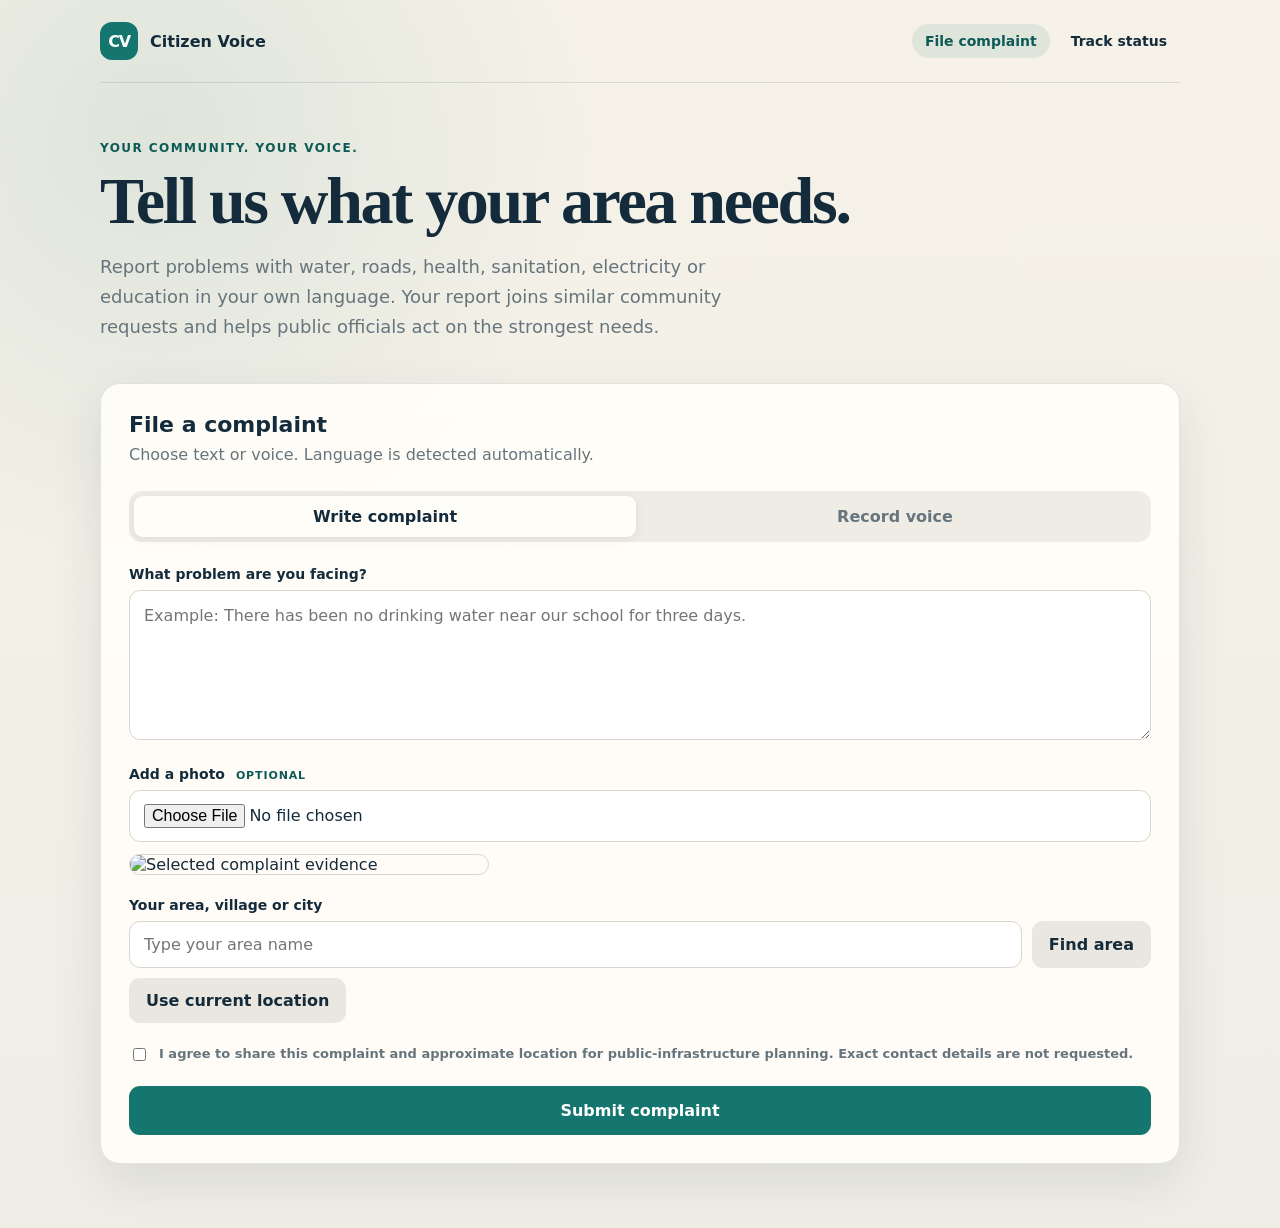
<file: citizen/index.html>
<!doctype html>
<html lang="en">
<head>
  <meta charset="utf-8">
  <meta name="viewport" content="width=device-width, initial-scale=1">
  <meta name="description" content="Submit a multilingual public infrastructure complaint by text or voice.">
  <title>Citizen Voice — File a complaint</title>
  <link rel="stylesheet" href="/citizen/styles.css">
</head>
<body>
  <div class="shell">
    <header class="topbar">
      <a class="brand" href="/citizen/"><span class="brand-mark">CV</span><span>Citizen Voice</span></a>
      <nav class="nav" aria-label="Citizen services">
        <a class="active" href="/citizen/">File complaint</a>
        <a href="/citizen/track.html">Track status</a>
      </nav>
    </header>

    <section class="hero">
      <div class="kicker">Your community. Your voice.</div>
      <h1>Tell us what your area needs.</h1>
      <p>Report problems with water, roads, health, sanitation, electricity or education in your own language. Your report joins similar community requests and helps public officials act on the strongest needs.</p>
    </section>

    <main class="layout">
      <form class="card" id="complaint-form">
        <h2 class="section-title">File a complaint</h2>
        <p class="section-copy">Choose text or voice. Language is detected automatically.</p>

        <div class="mode-switch" role="group" aria-label="Complaint input type">
          <button type="button" class="active" id="text-mode">Write complaint</button>
          <button type="button" id="voice-mode">Record voice</button>
        </div>

        <div class="field" id="text-field">
          <label for="complaint-text">What problem are you facing?</label>
          <textarea id="complaint-text" maxlength="2000" placeholder="Example: There has been no drinking water near our school for three days."></textarea>
        </div>

        <div class="voice-box" id="voice-box">
          <label for="voice-language">Language spoken</label>
          <select id="voice-language">
            <option value="hi-IN">Hindi</option>
            <option value="en-IN">English (India)</option>
            <option value="ta-IN">Tamil</option>
            <option value="te-IN">Telugu</option>
            <option value="kn-IN">Kannada</option>
            <option value="ml-IN">Malayalam</option>
            <option value="mr-IN">Marathi</option>
            <option value="bn-IN">Bengali</option>
            <option value="gu-IN">Gujarati</option>
            <option value="pa-IN">Punjabi</option>
          </select>
          <button type="button" class="record-button" id="record-button" aria-label="Start voice recording">●</button>
          <div class="voice-status" id="voice-status">Tap to start recording</div>
          <audio id="audio-preview" controls hidden></audio>
        </div>

        <div class="field">
          <label for="complaint-photo">Add a photo <span class="optional">Optional</span></label>
          <input id="complaint-photo" type="file" accept="image/jpeg,image/png,image/webp" capture="environment">
          <img id="photo-preview" class="photo-preview" alt="Selected complaint evidence" hidden>
        </div>

        <div class="field">
          <label for="area-input">Your area, village or city</label>
          <div class="field-row">
            <input id="area-input" maxlength="160" placeholder="Type your area name" autocomplete="address-level2">
            <button type="button" class="button secondary" id="find-area">Find area</button>
          </div>
          <div class="location-actions">
            <button type="button" class="button secondary" id="use-location">Use current location</button>
          </div>
          <div class="location-result" id="location-result" role="status"></div>
        </div>

        <label class="consent">
          <input type="checkbox" id="consent">
          <span>I agree to share this complaint and approximate location for public-infrastructure planning. Exact contact details are not requested.</span>
        </label>

        <button class="button submit" id="submit-button" type="submit">Submit complaint</button>
        <div class="notice" id="form-notice" role="alert"></div>
      </form>

    </main>
  </div>
  <script src="/citizen/file.js"></script>
</body>
</html>
</file>
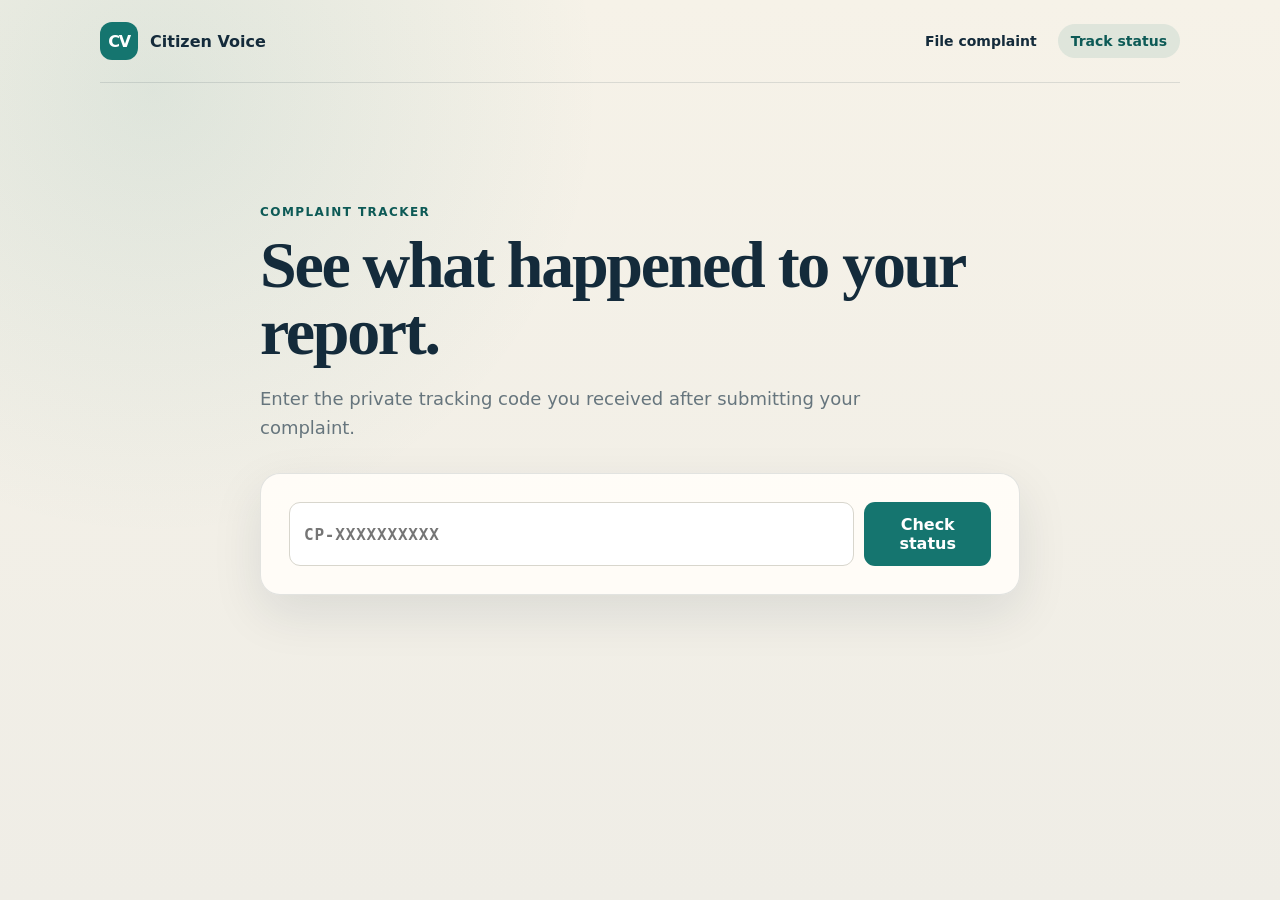
<file: citizen/track.html>
<!doctype html>
<html lang="en">
<head>
  <meta charset="utf-8">
  <meta name="viewport" content="width=device-width, initial-scale=1">
  <meta name="description" content="Track the status of a Citizen Voice infrastructure complaint.">
  <title>Citizen Voice — Track complaint</title>
  <link rel="stylesheet" href="/citizen/styles.css">
</head>
<body>
  <div class="shell">
    <header class="topbar">
      <a class="brand" href="/citizen/"><span class="brand-mark">CV</span><span>Citizen Voice</span></a>
      <nav class="nav" aria-label="Citizen services">
        <a href="/citizen/">File complaint</a>
        <a class="active" href="/citizen/track.html">Track status</a>
      </nav>
    </header>
  </div>

  <main class="track-wrap">
    <section class="hero">
      <div class="kicker">Complaint tracker</div>
      <h1>See what happened to your report.</h1>
      <p>Enter the private tracking code you received after submitting your complaint.</p>
    </section>

    <section class="card">
      <form class="track-form" id="track-form">
        <input id="tracking-input" aria-label="Tracking code" placeholder="CP-XXXXXXXXXX" maxlength="13" required>
        <button class="button" type="submit">Check status</button>
      </form>
      <div class="notice" id="track-notice" role="alert"></div>
      <div id="track-result" hidden>
        <div class="timeline" aria-label="Complaint progress">
          <div class="step" data-status="submitted">Submitted</div>
          <div class="step" data-status="in_review">In review</div>
          <div class="step" data-status="resolved">Resolved</div>
        </div>
        <div class="detail-grid">
          <div class="detail"><span>Tracking code</span><strong id="result-code"></strong></div>
          <div class="detail"><span>Current status</span><strong id="result-status"></strong></div>
          <div class="detail"><span>Issue category</span><strong id="result-category"></strong></div>
          <div class="detail"><span>Region</span><strong id="result-region"></strong></div>
          <div class="detail"><span>Submitted</span><strong id="result-date"></strong></div>
        </div>
        <p class="privacy-note">For privacy, this page shows progress information only. Your original message and identity are not displayed.</p>
      </div>
    </section>
  </main>
  <script src="/citizen/track.js"></script>
</body>
</html>
</file>
<file: citizen/styles.css>
:root {
  --navy: #142b3b;
  --teal: #15756f;
  --teal-dark: #0d5a56;
  --cream: #f6f2e8;
  --paper: #fffdf8;
  --gold: #c98b2e;
  --red: #a83f34;
  --muted: #66757d;
  --line: #d8d6cd;
  --shadow: 0 18px 50px rgba(20, 43, 59, .10);
}
* { box-sizing: border-box; }
body {
  margin: 0;
  min-height: 100vh;
  color: var(--navy);
  background:
    radial-gradient(circle at 12% 10%, rgba(21,117,111,.10), transparent 28rem),
    linear-gradient(180deg, var(--cream), #efede6);
  font-family: Inter, ui-sans-serif, system-ui, -apple-system, BlinkMacSystemFont, "Segoe UI", sans-serif;
}
button, input, textarea, select { font: inherit; }
a { color: inherit; }
.shell { width: min(1080px, calc(100% - 32px)); margin: auto; }
.topbar {
  display: flex; align-items: center; justify-content: space-between; gap: 24px;
  padding: 22px 0; border-bottom: 1px solid rgba(20,43,59,.12);
}
.brand { display: flex; align-items: center; gap: 12px; text-decoration: none; font-weight: 800; }
.brand-mark {
  display: grid; place-items: center; width: 38px; height: 38px; border-radius: 12px;
  color: white; background: var(--teal); letter-spacing: -.08em;
}
.nav { display: flex; gap: 8px; }
.nav a { padding: 9px 13px; border-radius: 999px; text-decoration: none; font-size: 14px; font-weight: 700; }
.nav a.active, .nav a:hover { background: rgba(21,117,111,.10); color: var(--teal-dark); }
.hero { padding: 58px 0 30px; max-width: 760px; }
.kicker { color: var(--teal-dark); text-transform: uppercase; letter-spacing: .12em; font-size: 12px; font-weight: 800; }
h1 { font-family: Georgia, "Times New Roman", serif; font-size: clamp(38px, 6vw, 66px); line-height: 1.02; letter-spacing: -.035em; margin: 12px 0 18px; }
.hero p { max-width: 650px; color: var(--muted); font-size: 18px; line-height: 1.65; margin: 0; }
.layout { display: grid; grid-template-columns: minmax(0, 1fr); padding: 12px 0 64px; align-items: start; }
.card { background: rgba(255,253,248,.94); border: 1px solid rgba(20,43,59,.12); border-radius: 20px; box-shadow: var(--shadow); padding: 28px; }
.side-card { background: var(--navy); color: white; }
.side-card h2 { font-family: Georgia, serif; font-size: 25px; margin: 0 0 12px; }
.side-card p, .side-card li { color: rgba(255,255,255,.73); line-height: 1.55; }
.side-card ol { padding-left: 20px; margin-bottom: 24px; }
.side-card a { display: inline-block; color: #8de1d7; font-weight: 800; }
.section-title { margin: 0 0 6px; font-size: 22px; }
.section-copy { margin: 0 0 24px; color: var(--muted); line-height: 1.5; }
.mode-switch { display: grid; grid-template-columns: 1fr 1fr; gap: 8px; padding: 5px; background: #eeece4; border-radius: 13px; margin-bottom: 24px; }
.mode-switch button { border: 0; border-radius: 9px; padding: 11px; background: transparent; color: var(--muted); cursor: pointer; font-weight: 800; }
.mode-switch button.active { background: var(--paper); color: var(--navy); box-shadow: 0 2px 10px rgba(20,43,59,.08); }
.field { margin-bottom: 22px; }
label { display: block; margin-bottom: 8px; font-size: 14px; font-weight: 800; }
input, textarea, select {
  width: 100%; border: 1px solid var(--line); border-radius: 11px; padding: 13px 14px;
  color: var(--navy); background: white; outline: none;
}
input:focus, textarea:focus, select:focus { border-color: var(--teal); box-shadow: 0 0 0 3px rgba(21,117,111,.12); }
textarea { min-height: 150px; resize: vertical; line-height: 1.5; }
.field-row { display: flex; gap: 10px; }
.field-row input { flex: 1; }
.button {
  border: 0; border-radius: 11px; padding: 13px 17px; background: var(--teal); color: white;
  cursor: pointer; font-weight: 800; text-decoration: none; text-align: center;
}
.button:hover { background: var(--teal-dark); }
.button.secondary { color: var(--navy); background: #e9e7df; }
.button:disabled { cursor: not-allowed; opacity: .52; }
.location-actions { display: flex; gap: 10px; flex-wrap: wrap; margin-top: 10px; }
.location-result { display: none; margin-top: 12px; padding: 13px; border-radius: 11px; background: rgba(21,117,111,.08); color: var(--teal-dark); font-size: 14px; line-height: 1.45; }
.location-result.show { display: block; }
.voice-box { display: none; border: 1px dashed #a9aaa4; border-radius: 14px; padding: 25px; text-align: center; background: #faf8f1; }
.voice-box.show { display: block; }
.voice-box select { max-width: 280px; margin: 0 auto 18px; display: block; }
.record-button { width: 78px; height: 78px; border-radius: 50%; border: 0; background: var(--red); color: white; cursor: pointer; font-size: 28px; }
.record-button.recording { animation: pulse 1.2s infinite; }
@keyframes pulse { 50% { box-shadow: 0 0 0 13px rgba(168,63,52,.14); } }
.voice-status { min-height: 24px; color: var(--muted); margin-top: 12px; }
.optional { margin-left: 6px; color: var(--teal-dark); font-size: 11px; text-transform: uppercase; letter-spacing: .08em; }
.field-help { margin: -2px 0 10px; color: var(--muted); font-size: 12px; line-height: 1.45; }
.photo-preview { display: block; width: min(100%, 360px); max-height: 230px; object-fit: cover; margin-top: 12px; border-radius: 12px; border: 1px solid var(--line); }
.consent { display: flex; gap: 10px; align-items: flex-start; color: var(--muted); font-size: 13px; line-height: 1.45; margin: 22px 0; }
.consent input { width: auto; margin-top: 3px; }
.submit { width: 100%; font-size: 16px; padding: 15px; }
.notice { display: none; margin-top: 18px; padding: 16px; border-radius: 13px; line-height: 1.5; }
.notice.show { display: block; }
.notice.error { background: #fae8e5; color: #772b24; }
.notice.success { background: #e5f3ed; color: #174e40; }
.tracking-code { display: block; margin: 13px 0; font: 800 24px ui-monospace, SFMono-Regular, Menlo, monospace; letter-spacing: .06em; color: var(--navy); }
.result-actions { display: flex; gap: 10px; flex-wrap: wrap; }
.track-wrap { width: min(760px, calc(100% - 32px)); margin: 64px auto; }
.track-form { display: flex; gap: 10px; }
.track-form input { text-transform: uppercase; font-family: ui-monospace, monospace; font-weight: 800; letter-spacing: .05em; }
.timeline { display: grid; grid-template-columns: repeat(3, 1fr); margin: 30px 0; }
.step { position: relative; text-align: center; color: #949b9f; font-size: 12px; font-weight: 800; }
.step::before { content: ''; display: block; width: 18px; height: 18px; border: 3px solid #c8cbc9; border-radius: 50%; background: var(--paper); margin: 0 auto 9px; position: relative; z-index: 2; }
.step:not(:last-child)::after { content: ''; position: absolute; height: 3px; background: #d7d9d7; left: 50%; right: -50%; top: 8px; }
.step.done { color: var(--teal-dark); }
.step.done::before { border-color: var(--teal); background: var(--teal); }
.step.done:not(:last-child)::after { background: var(--teal); }
.detail-grid { display: grid; grid-template-columns: 1fr 1fr; gap: 14px; }
.detail { padding: 14px; background: #f0eee7; border-radius: 11px; }
.detail span { display: block; color: var(--muted); font-size: 11px; text-transform: uppercase; letter-spacing: .08em; margin-bottom: 5px; }
.privacy-note { margin-top: 22px; color: var(--muted); font-size: 12px; line-height: 1.5; }
@media (max-width: 780px) {
  .layout { grid-template-columns: 1fr; }
  .hero { padding-top: 38px; }
  .topbar { align-items: flex-start; }
}
@media (max-width: 520px) {
  .shell { width: min(100% - 20px, 1080px); }
  .card { padding: 20px; border-radius: 16px; }
  .brand span:last-child { display: none; }
  .field-row, .track-form { flex-direction: column; }
  .detail-grid { grid-template-columns: 1fr; }
}
</file>
